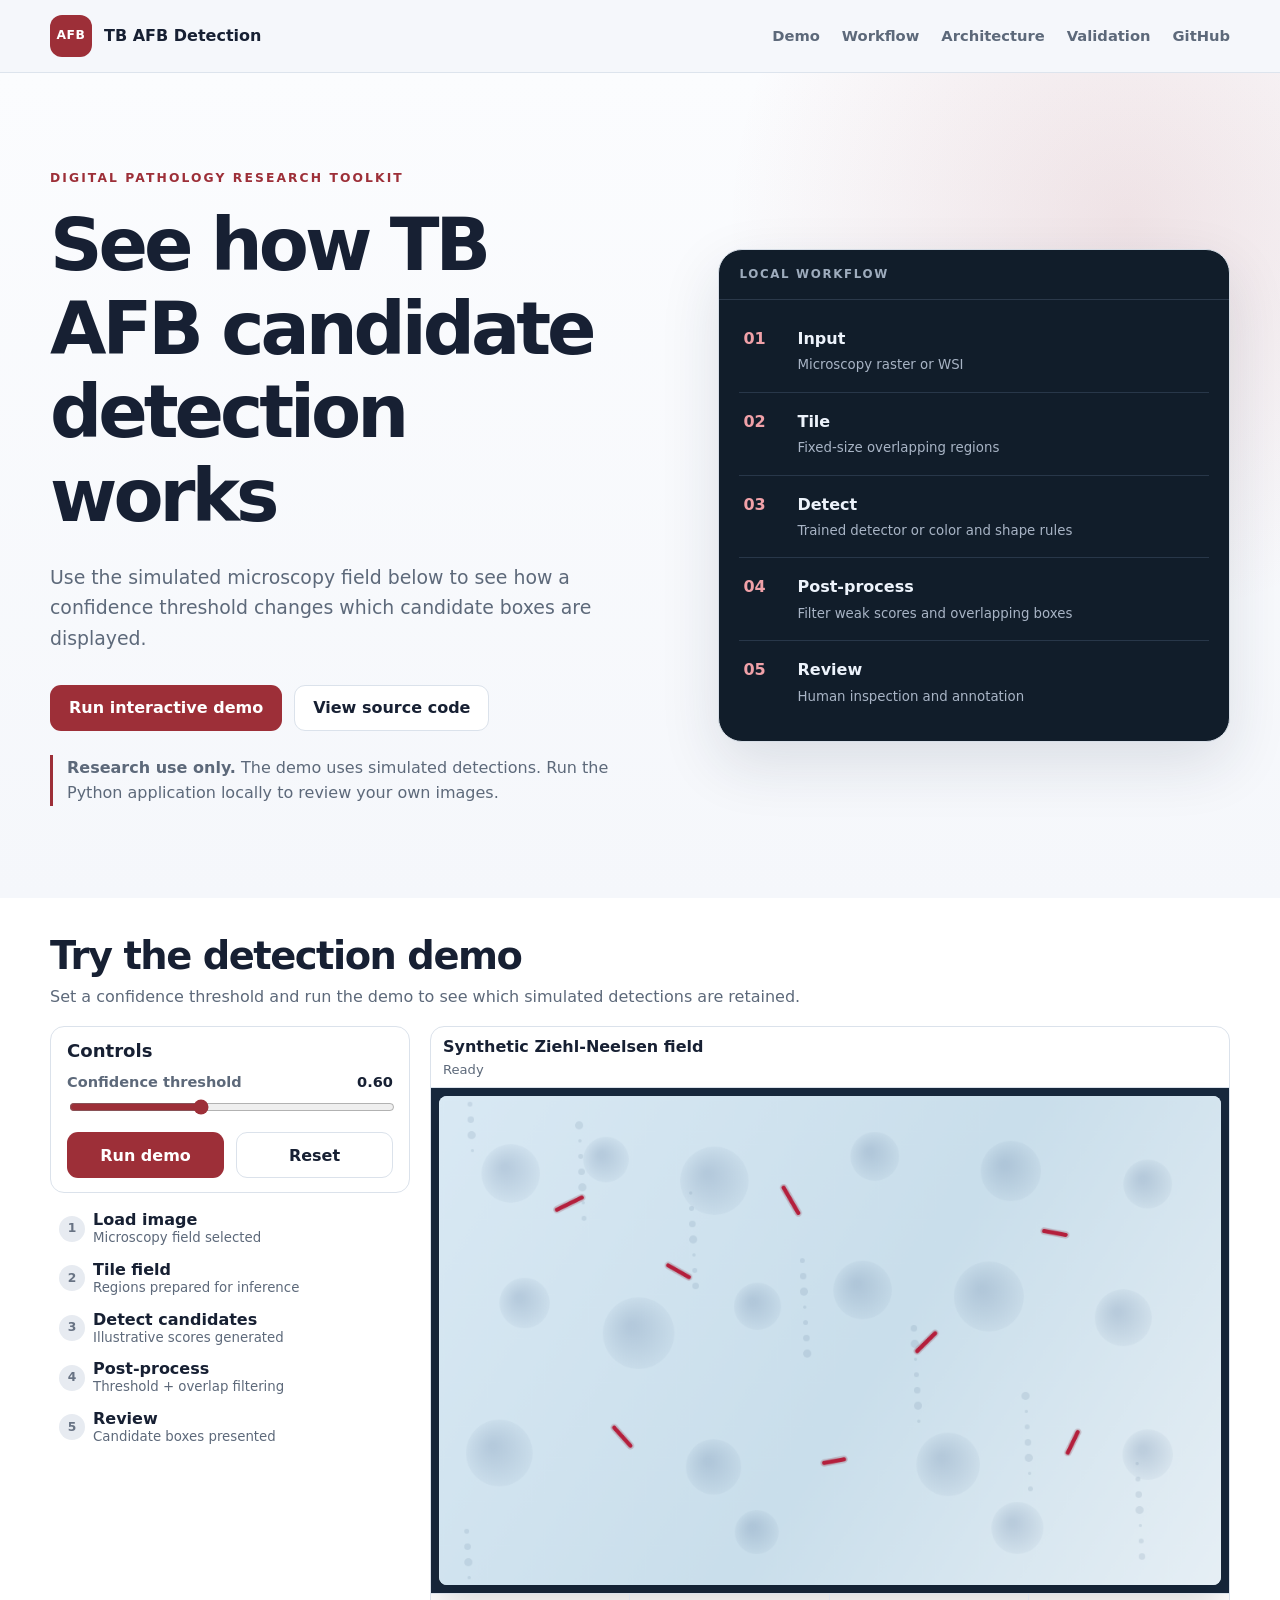
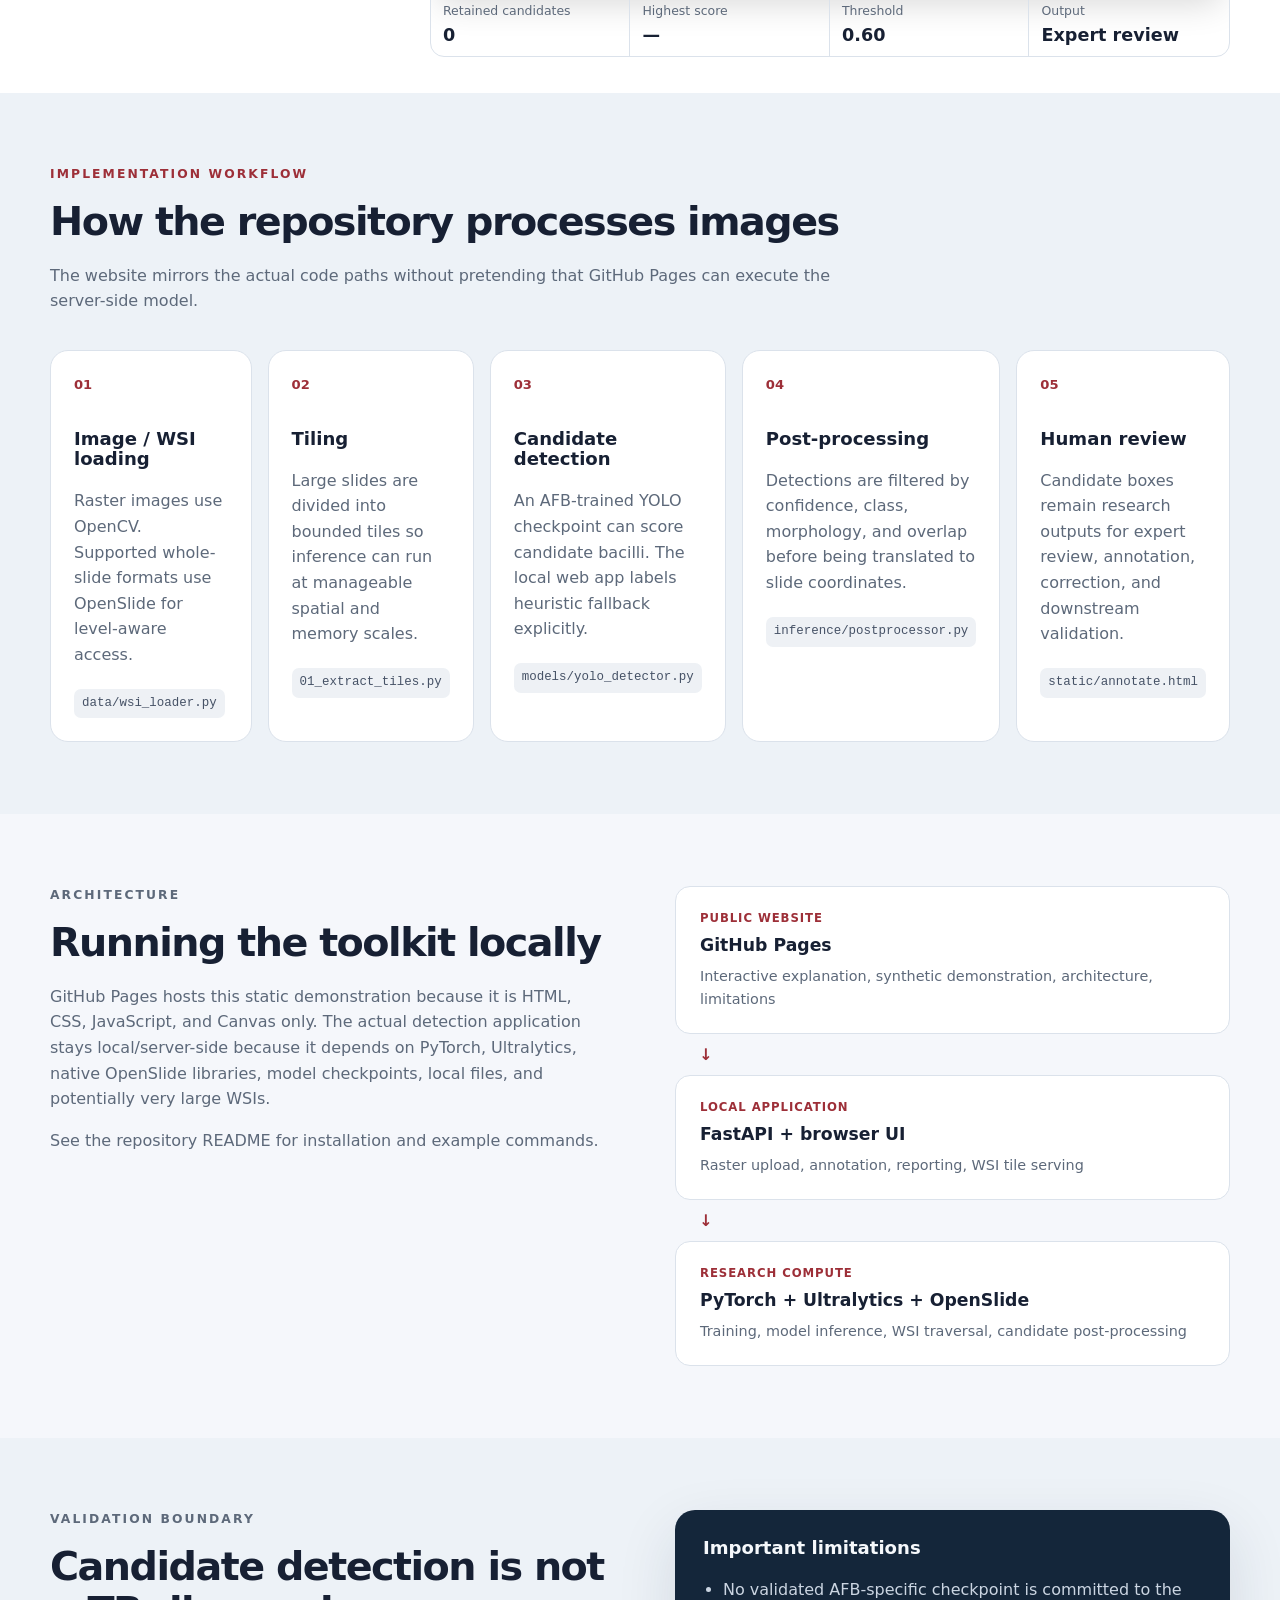
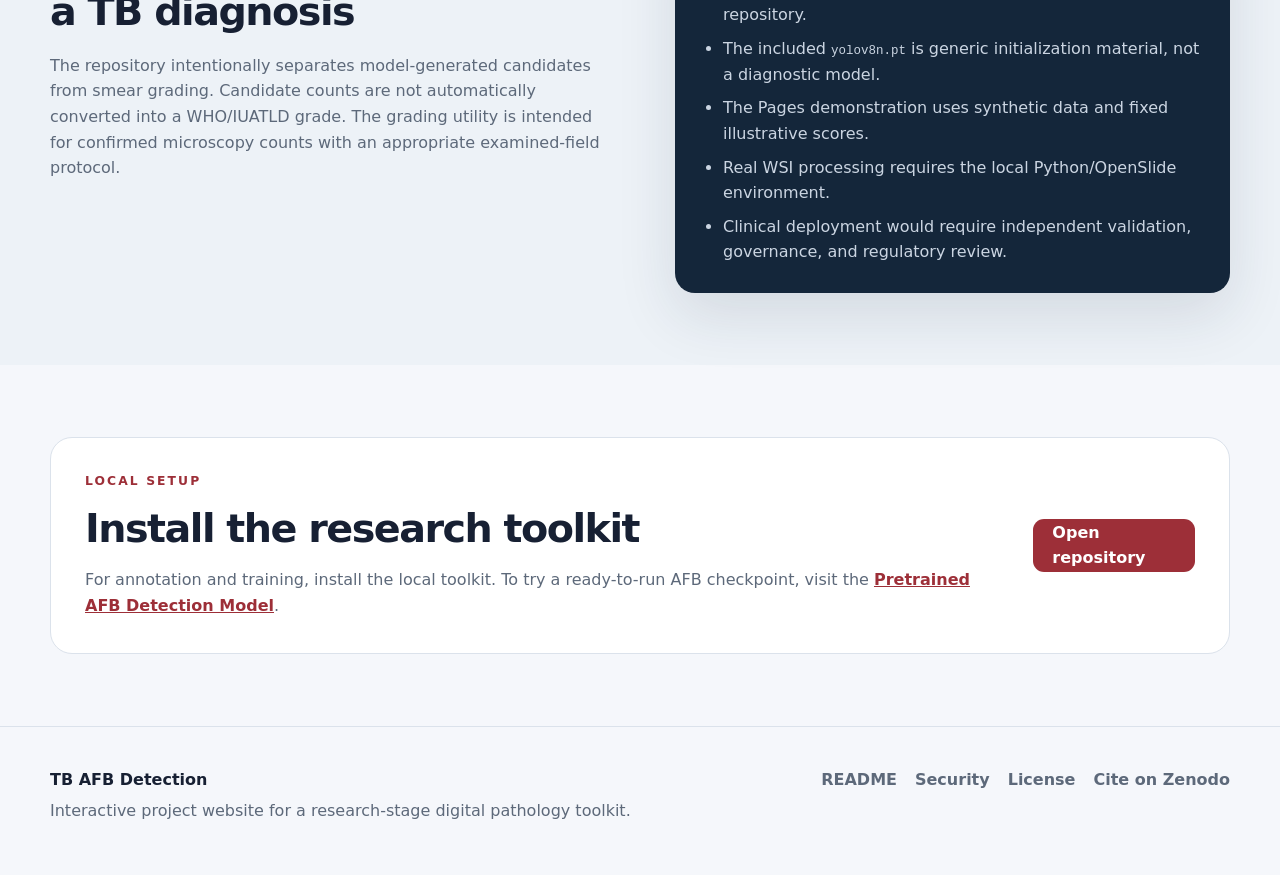
<file: index.html>
<!doctype html>
<html lang="en">
<head>
  <meta charset="utf-8">
  <meta name="viewport" content="width=device-width, initial-scale=1">
  <meta http-equiv="refresh" content="0; url=docs/">
  <title>TB AFB Detection</title>
</head>
<body>
  <p><a href="docs/">Open the TB AFB Detection project website</a></p>
</body>
</html>
</file>
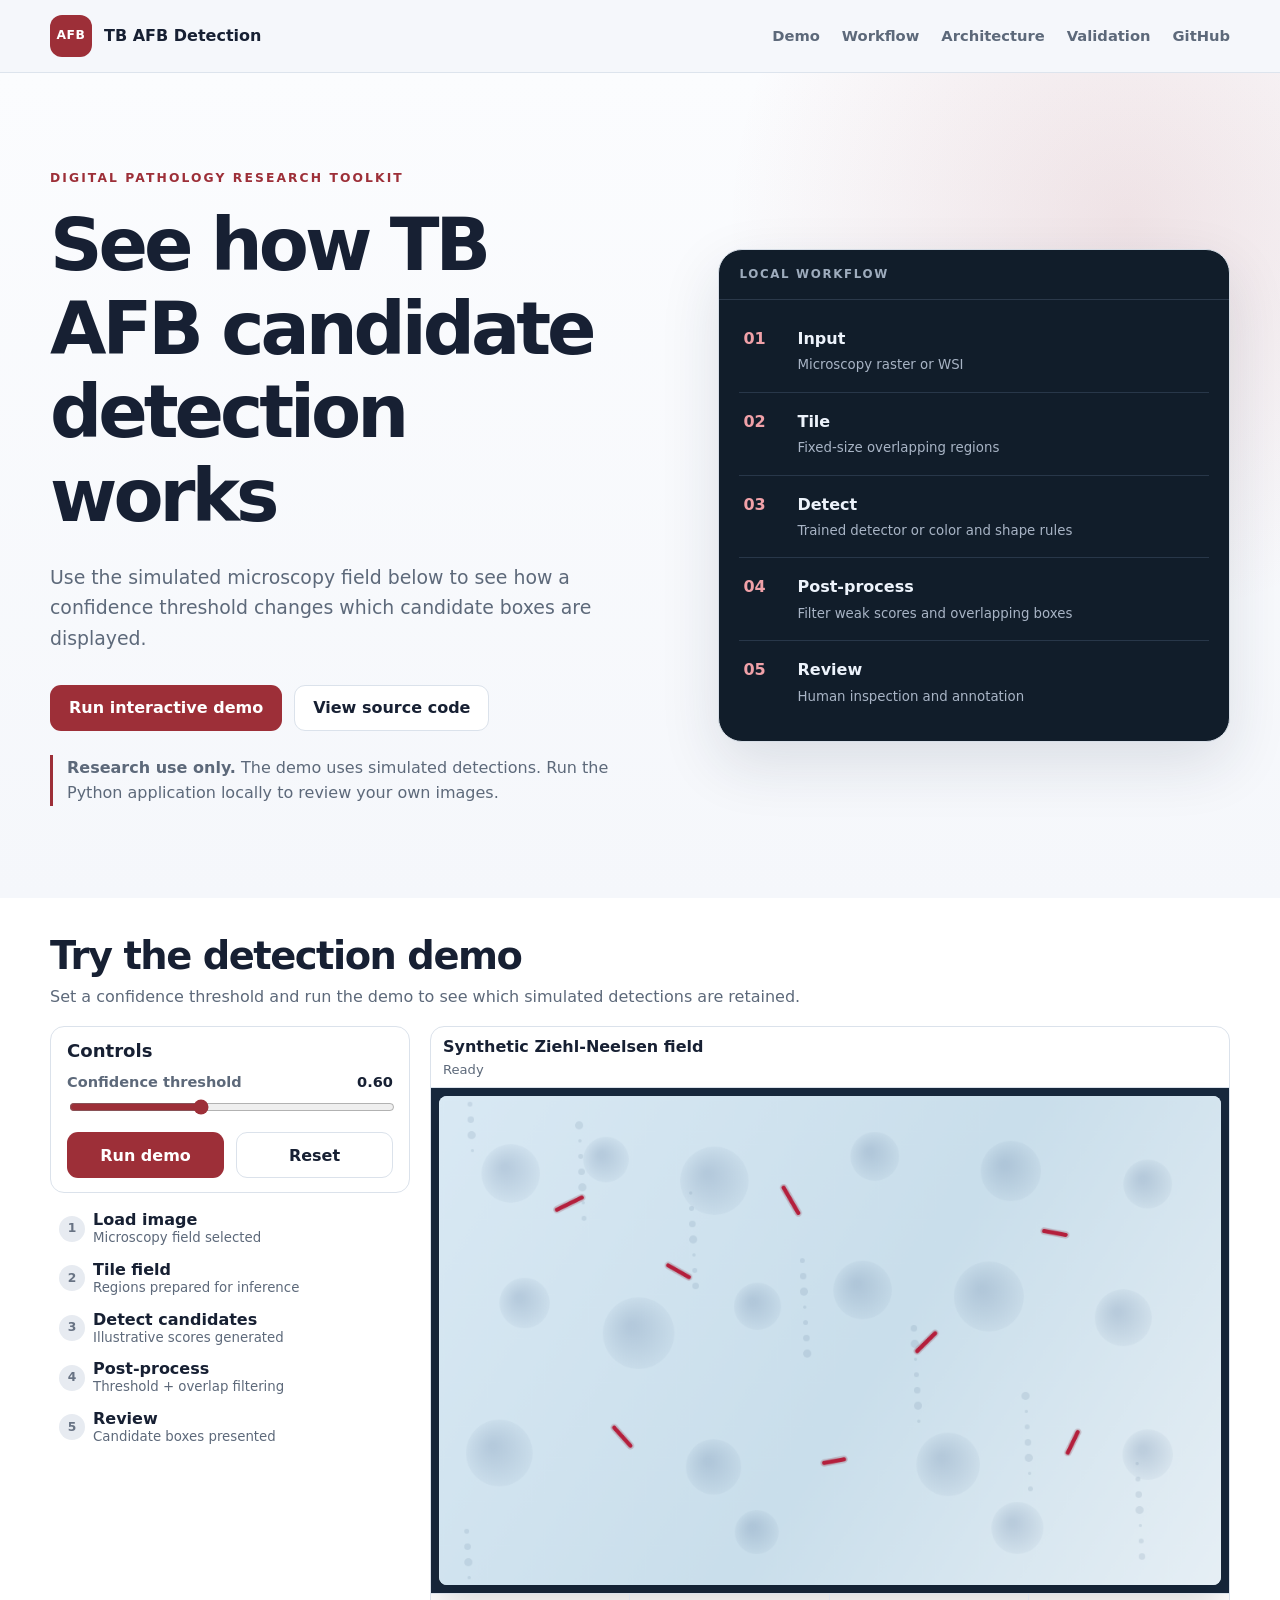
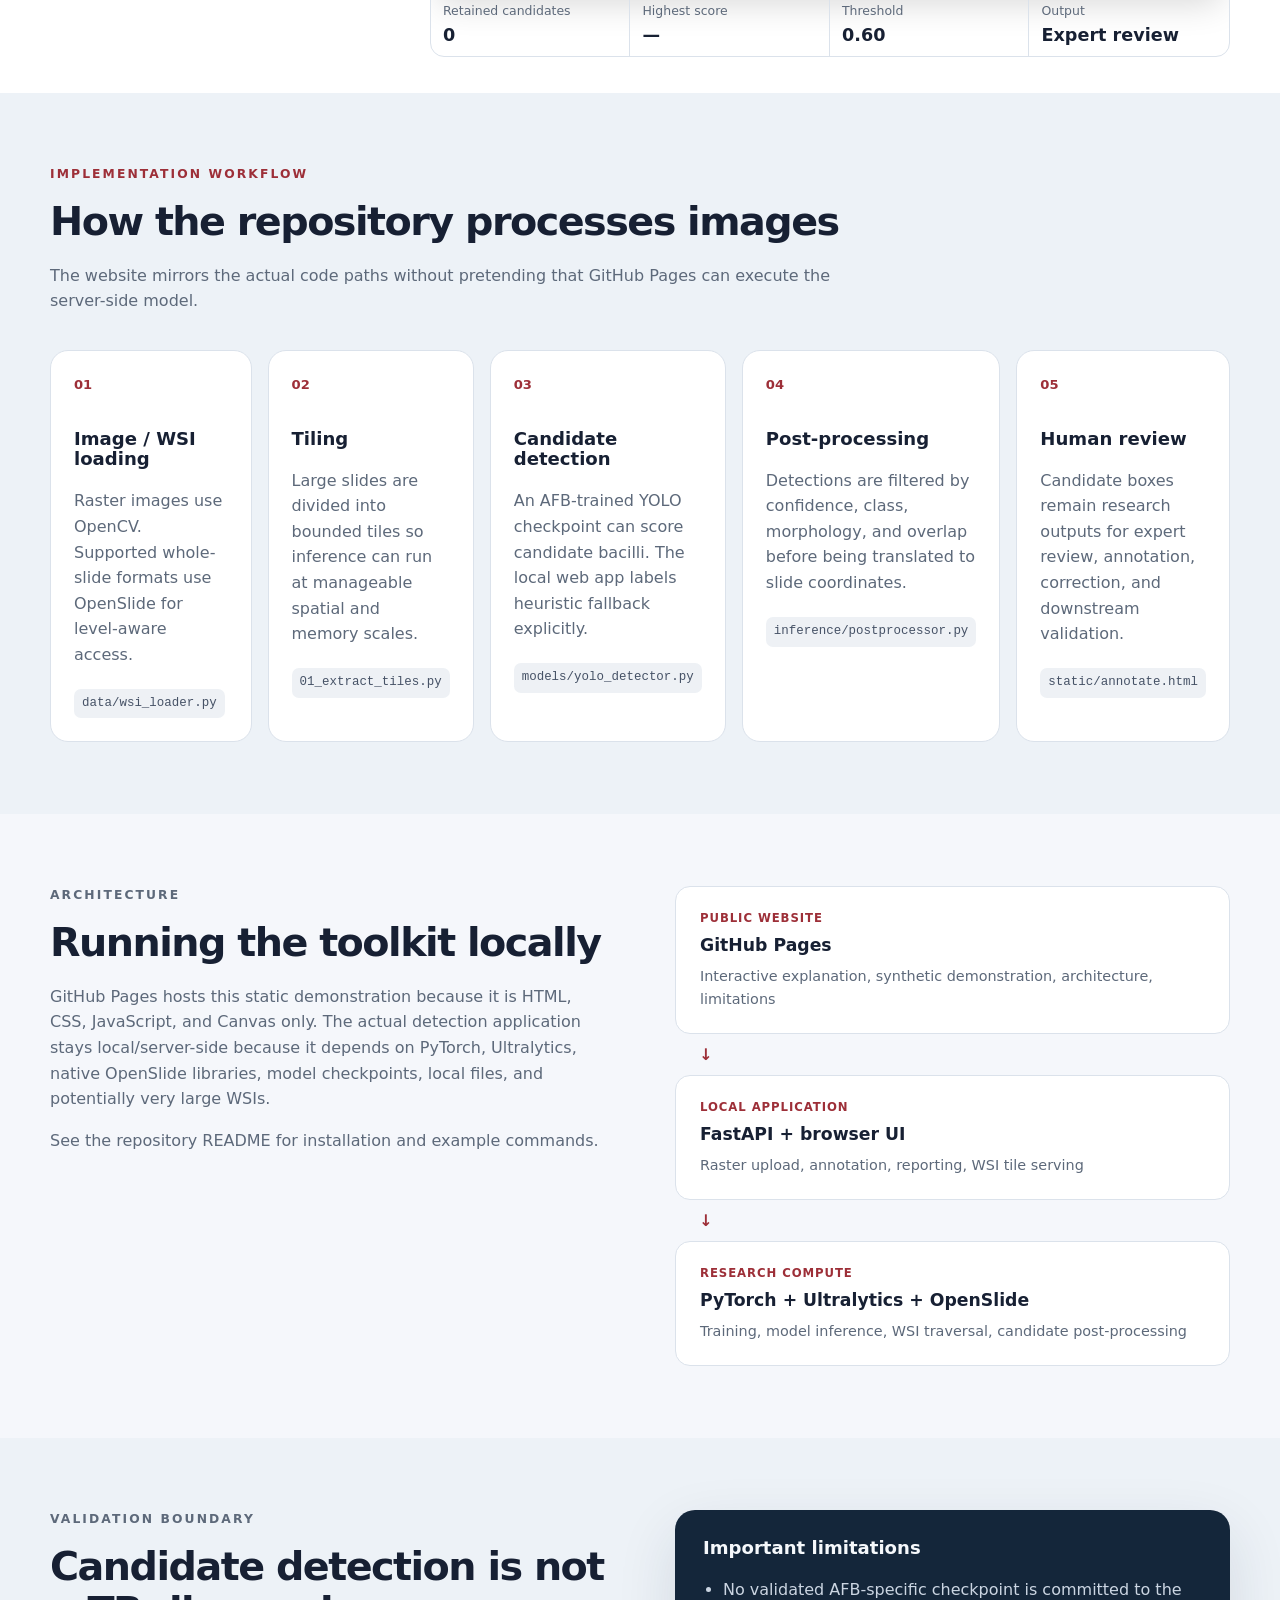
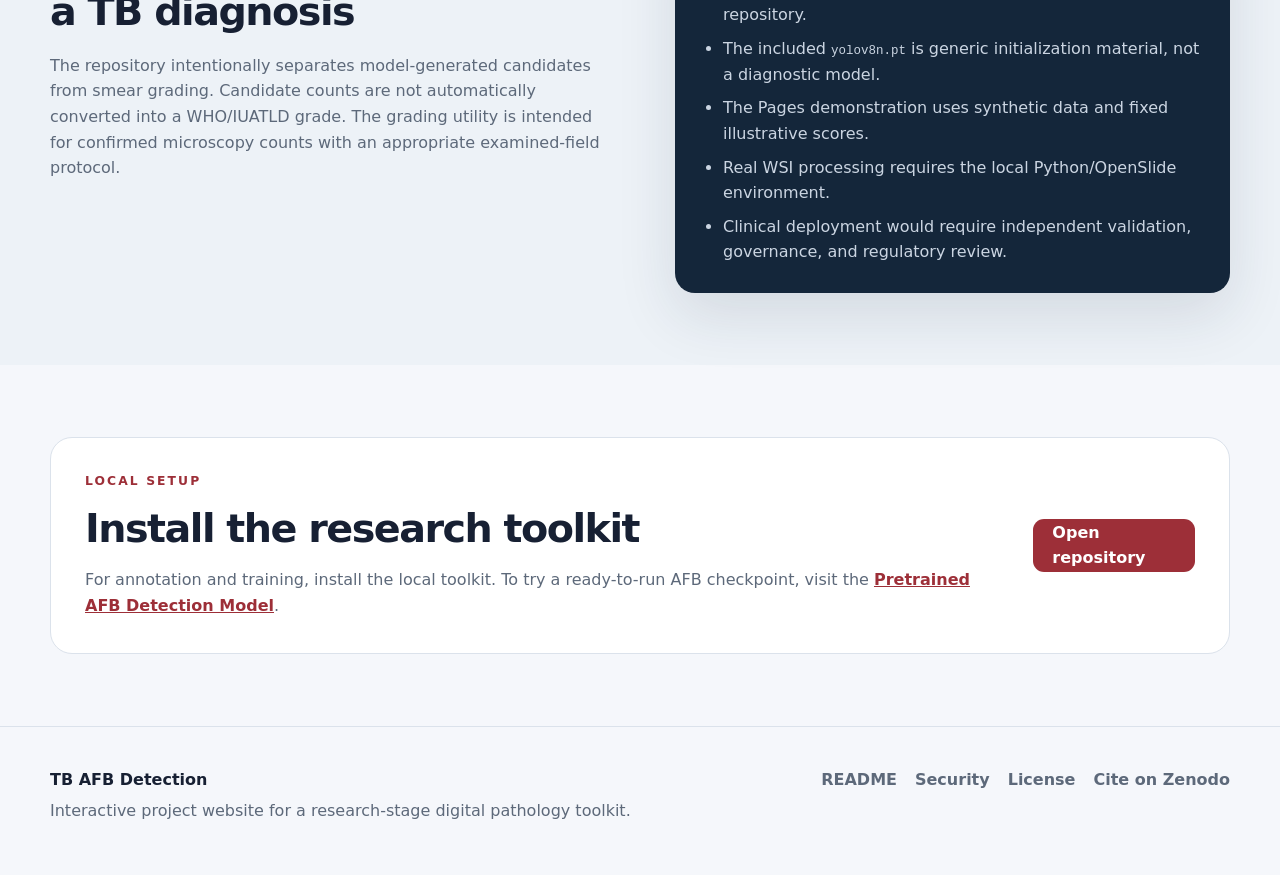
<file: docs/index.html>
<!doctype html>
<html lang="en">
<head>
  <meta charset="utf-8">
  <meta name="viewport" content="width=device-width, initial-scale=1">
  <meta name="description" content="Interactive project website for the TB AFB Detection research toolkit, demonstrating the microscopy and whole-slide candidate-detection workflow.">
  <meta http-equiv="Content-Security-Policy" content="default-src 'self'; script-src 'self'; style-src 'self'; img-src 'self' data: blob:; object-src 'none'; base-uri 'none'; form-action 'none'">
  <title>TB AFB Detection — Interactive Project Demo</title>
  <link rel="stylesheet" href="styles.css?v=3">
</head>
<body>
  <a class="skip-link" href="#main">Skip to content</a>
  <header class="site-header">
    <div class="shell nav">
      <a class="brand" href="./" aria-label="TB AFB Detection home"><span class="brand-mark" aria-hidden="true">AFB</span><span>TB AFB Detection</span></a>
      <nav aria-label="Primary navigation">
        <a href="#demo">Demo</a><a href="#workflow">Workflow</a><a href="#architecture">Architecture</a><a href="#validation">Validation</a><a href="https://github.com/abusuraihsakhri/tb_afb_detection">GitHub</a>
      </nav>
    </div>
  </header>

  <main id="main">
    <section class="hero">
      <div class="shell hero-grid">
        <div>
          <p class="eyebrow">Digital pathology research toolkit</p>
          <h1>See how TB AFB candidate detection works</h1>
          <p class="lede">Use the simulated microscopy field below to see how a confidence threshold changes which candidate boxes are displayed.</p>
          <div class="actions">
            <a class="button primary" href="#demo">Run interactive demo</a>
            <a class="button secondary" href="https://github.com/abusuraihsakhri/tb_afb_detection">View source code</a>
          </div>
          <p class="research-note"><strong>Research use only.</strong> The demo uses simulated detections. Run the Python application locally to review your own images.</p>
        </div>
        <aside class="hero-panel" aria-label="Pipeline summary">
          <div class="panel-label">LOCAL WORKFLOW</div>
          <div class="pipeline">
            <div class="pipeline-step"><span>01</span><div><strong>Input</strong><small>Microscopy raster or WSI</small></div></div>
            <div class="pipeline-step"><span>02</span><div><strong>Tile</strong><small>Fixed-size overlapping regions</small></div></div>
            <div class="pipeline-step"><span>03</span><div><strong>Detect</strong><small>Trained detector or color and shape rules</small></div></div>
            <div class="pipeline-step"><span>04</span><div><strong>Post-process</strong><small>Filter weak scores and overlapping boxes</small></div></div>
            <div class="pipeline-step"><span>05</span><div><strong>Review</strong><small>Human inspection and annotation</small></div></div>
          </div>
        </aside>
      </div>
    </section>

    <section class="section demo-section" id="demo">
      <div class="shell">
        <div class="section-heading">
          <h2>Try the detection demo</h2>
          <p>Set a confidence threshold and run the demo to see which simulated detections are retained.</p>
        </div>
        <div class="demo-layout">
          <section class="demo-controls" aria-label="Demo controls">
            <h3>Controls</h3>
            <label class="slider-label" for="threshold">Confidence threshold <output id="threshold-value" for="threshold">0.60</output></label>
            <input id="threshold" type="range" min="0.40" max="0.90" step="0.05" value="0.60">
            <div class="button-row">
              <button class="button primary" id="run-demo" type="button">Run demo</button>
              <button class="button secondary" id="reset-demo" type="button">Reset</button>
            </div>
          </section>

          <section class="demo-visual" aria-label="Synthetic microscopy demonstration">
            <div class="viewer-bar"><div><strong>Synthetic Ziehl-Neelsen field</strong><span id="demo-status" role="status">Ready</span></div></div>
            <div class="canvas-wrap"><canvas id="demo-canvas" width="960" height="600" aria-label="Synthetic microscopy field with illustrative AFB candidate boxes"></canvas></div>
            <div class="demo-metrics" aria-live="polite">
              <article><span>Retained candidates</span><strong id="candidate-count">0</strong></article>
              <article><span>Highest score</span><strong id="highest-score">—</strong></article>
              <article><span>Threshold</span><strong id="metric-threshold">0.60</strong></article>
              <article><span>Output</span><strong>Expert review</strong></article>
            </div>
          </section>
          <div class="stage-list" aria-label="Pipeline stages">
            <div class="stage" data-stage="input"><span>1</span><div><strong>Load image</strong><small>Microscopy field selected</small></div></div>
            <div class="stage" data-stage="tile"><span>2</span><div><strong>Tile field</strong><small>Regions prepared for inference</small></div></div>
            <div class="stage" data-stage="detect"><span>3</span><div><strong>Detect candidates</strong><small>Illustrative scores generated</small></div></div>
            <div class="stage" data-stage="post"><span>4</span><div><strong>Post-process</strong><small>Threshold + overlap filtering</small></div></div>
            <div class="stage" data-stage="review"><span>5</span><div><strong>Review</strong><small>Candidate boxes presented</small></div></div>
          </div>
        </div>
      </div>
    </section>

    <section class="section muted" id="workflow">
      <div class="shell">
        <div class="section-heading"><p class="eyebrow">Implementation workflow</p><h2>How the repository processes images</h2><p>The website mirrors the actual code paths without pretending that GitHub Pages can execute the server-side model.</p></div>
        <div class="cards five">
          <article class="card"><span class="card-index">01</span><h3>Image / WSI loading</h3><p>Raster images use OpenCV. Supported whole-slide formats use OpenSlide for level-aware access.</p><code>data/wsi_loader.py</code></article>
          <article class="card"><span class="card-index">02</span><h3>Tiling</h3><p>Large slides are divided into bounded tiles so inference can run at manageable spatial and memory scales.</p><code>01_extract_tiles.py</code></article>
          <article class="card"><span class="card-index">03</span><h3>Candidate detection</h3><p>An AFB-trained YOLO checkpoint can score candidate bacilli. The local web app labels heuristic fallback explicitly.</p><code>models/yolo_detector.py</code></article>
          <article class="card"><span class="card-index">04</span><h3>Post-processing</h3><p>Detections are filtered by confidence, class, morphology, and overlap before being translated to slide coordinates.</p><code>inference/postprocessor.py</code></article>
          <article class="card"><span class="card-index">05</span><h3>Human review</h3><p>Candidate boxes remain research outputs for expert review, annotation, correction, and downstream validation.</p><code>static/annotate.html</code></article>
        </div>
      </div>
    </section>

    <section class="section" id="architecture">
      <div class="shell split">
        <div><p class="eyebrow">Architecture</p><h2>Running the toolkit locally</h2><p>GitHub Pages hosts this static demonstration because it is HTML, CSS, JavaScript, and Canvas only. The actual detection application stays local/server-side because it depends on PyTorch, Ultralytics, native OpenSlide libraries, model checkpoints, local files, and potentially very large WSIs.</p><p>See the repository README for installation and example commands.</p></div>
        <div class="architecture-stack">
          <div class="architecture-item"><span>Public website</span><strong>GitHub Pages</strong><small>Interactive explanation, synthetic demonstration, architecture, limitations</small></div><div class="connector">↓</div>
          <div class="architecture-item"><span>Local application</span><strong>FastAPI + browser UI</strong><small>Raster upload, annotation, reporting, WSI tile serving</small></div><div class="connector">↓</div>
          <div class="architecture-item"><span>Research compute</span><strong>PyTorch + Ultralytics + OpenSlide</strong><small>Training, model inference, WSI traversal, candidate post-processing</small></div>
        </div>
      </div>
    </section>

    <section class="section muted" id="validation">
      <div class="shell validation-grid">
        <div><p class="eyebrow">Validation boundary</p><h2>Candidate detection is not a TB diagnosis</h2><p>The repository intentionally separates model-generated candidates from smear grading. Candidate counts are not automatically converted into a WHO/IUATLD grade. The grading utility is intended for confirmed microscopy counts with an appropriate examined-field protocol.</p></div>
        <aside class="notice-card"><h3>Important limitations</h3><ul><li>No validated AFB-specific checkpoint is committed to the repository.</li><li>The included <code>yolov8n.pt</code> is generic initialization material, not a diagnostic model.</li><li>The Pages demonstration uses synthetic data and fixed illustrative scores.</li><li>Real WSI processing requires the local Python/OpenSlide environment.</li><li>Clinical deployment would require independent validation, governance, and regulatory review.</li></ul></aside>
      </div>
    </section>

    <section class="section"><div class="shell callout"><div><p class="eyebrow">Local setup</p><h2>Install the research toolkit</h2><p>For annotation and training, install the local toolkit. To try a ready-to-run AFB checkpoint, visit the <a class="companion-link" href="https://abusuraihsakhri.github.io/pretrained-tb-afb-detection-model/">Pretrained AFB Detection Model</a>.</p></div><a class="button primary" href="https://github.com/abusuraihsakhri/tb_afb_detection">Open repository</a></div></section>
  </main>

  <footer><div class="shell footer-grid"><div><strong>TB AFB Detection</strong><p>Interactive project website for a research-stage digital pathology toolkit.</p></div><div><a href="https://github.com/abusuraihsakhri/tb_afb_detection/blob/main/README.md">README</a><a href="https://github.com/abusuraihsakhri/tb_afb_detection/blob/main/SECURITY.md">Security</a><a href="https://github.com/abusuraihsakhri/tb_afb_detection/blob/main/LICENSE">License</a><a href="https://doi.org/10.5281/zenodo.24565627">Cite on Zenodo</a></div></div></footer>
  <script src="demo.js"></script>
</body>
</html>
</file>
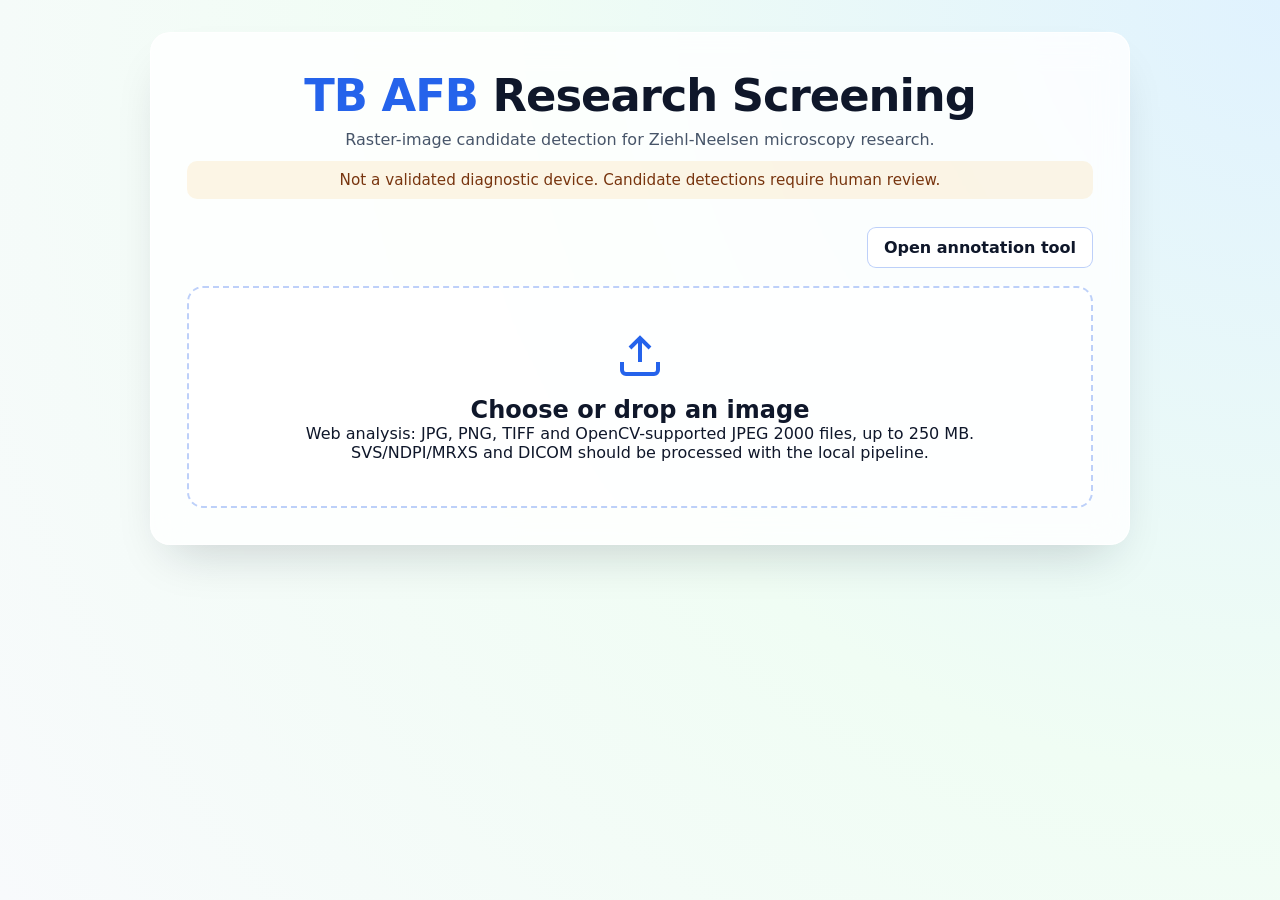
<file: 05_DEPLOYMENT/api/static/index.html>
<!DOCTYPE html>
<html lang="en">
<head>
  <meta charset="UTF-8">
  <meta name="viewport" content="width=device-width, initial-scale=1.0">
  <meta http-equiv="Content-Security-Policy" content="default-src 'self'; script-src 'self'; style-src 'self' 'unsafe-inline'; img-src 'self' data: blob:; connect-src 'self'; object-src 'none'; base-uri 'none'; form-action 'self'">
  <title>TB AFB Research Screening</title>
  <link rel="stylesheet" href="style.css">
  <link rel="stylesheet" href="ui.css">
</head>
<body>
  <div class="app-container glassmorphism">
    <header>
      <h1><span class="highlight">TB AFB</span> Research Screening</h1>
      <p>Raster-image candidate detection for Ziehl-Neelsen microscopy research.</p>
      <p class="notice">Not a validated diagnostic device. Candidate detections require human review.</p>
    </header>

    <main>
      <div class="toolbar">
        <a class="glass-btn" href="annotate.html">Open annotation tool</a>
      </div>

      <div class="upload-zone" id="drop-zone" role="button" tabindex="0" aria-label="Choose a microscopy image">
        <div class="icon-container" aria-hidden="true">
          <svg viewBox="0 0 24 24" width="48" height="48" fill="none" stroke="currentColor" stroke-width="2">
            <path d="M21 15v4a2 2 0 0 1-2 2H5a2 2 0 0 1-2-2v-4M17 8l-5-5-5 5M12 3v12"></path>
          </svg>
        </div>
        <h2>Choose or drop an image</h2>
        <p>Web analysis: JPG, PNG, TIFF and OpenCV-supported JPEG 2000 files, up to 250 MB.</p>
        <p>SVS/NDPI/MRXS and DICOM should be processed with the local pipeline.</p>
        <input type="file" id="file-input" accept=".jpg,.jpeg,.png,.tif,.tiff,.jp2,.j2k,.jpf,.jpx" hidden>
      </div>

      <div class="status-indicator" id="status-bar" style="display:none" aria-live="polite">
        <div class="loader" aria-hidden="true"></div>
        <span id="status-text">Processing...</span>
      </div>

      <section class="results-dashboard" id="results-panel" style="display:none" aria-live="polite">
        <div class="dashboard-header">
          <h2>Screening summary</h2>
          <span class="badge" id="smear-grade">Smear grade: Not calculated</span>
        </div>

        <div class="report-controls">
          <label for="pathologist-name">Reviewer</label>
          <input type="text" id="pathologist-name" maxlength="120" placeholder="Optional reviewer name">
          <button id="download-btn" type="button">Download research PDF</button>
        </div>

        <div class="hardware-status" id="hw-status">
          <span>Hardware: resolving...</span>
          <span id="analysis-mode">Mode: resolving...</span>
        </div>

        <div class="preview-container">
          <canvas id="slide-canvas" aria-label="Image preview with detected bounding boxes"></canvas>
        </div>

        <div class="metrics-grid">
          <div class="metric-card">
            <h3>AFB candidates</h3>
            <span class="value" id="count-afb">0</span>
          </div>
          <div class="metric-card">
            <h3>Other detections</h3>
            <span class="value" id="count-other">0</span>
          </div>
          <div class="metric-card">
            <h3>Model/heuristic score</h3>
            <span class="value" id="score-range">--</span>
          </div>
        </div>
      </section>
    </main>
  </div>
  <script src="app.js"></script>
</body>
</html>
</file>
<file: docs/styles.css>
:root {
  --bg:#f5f7fb;
  --surface:#fff;
  --surface-alt:#edf2f7;
  --text:#172033;
  --muted:#5d697a;
  --line:#dbe2eb;
  --accent:#9d2f38;
  --accent-dark:#74232a;
  --navy:#14263a;
  --green:#1e7a55;
  --radius:18px;
  --shadow:0 22px 60px rgba(26,41,62,.12)
}

* {
  box-sizing:border-box
}

html {
  scroll-behavior:smooth;
  scroll-padding-top:73px
}

body {
  margin:0;
  font-family:Inter,ui-sans-serif,system-ui,-apple-system,BlinkMacSystemFont,"Segoe UI",sans-serif;
  color:var(--text);
  background:var(--bg);
  line-height:1.6
}

a {
  color:inherit
}

button,input {
  font:inherit
}

.shell {
  width:min(1180px,calc(100% - 40px));
  margin:0 auto
}

.skip-link {
  position:absolute;
  left:-9999px;
  top:8px;
  padding:10px 14px;
  background:var(--navy);
  color:#fff;
  border-radius:8px;
  z-index:100
}

.skip-link:focus {
  left:12px
}

.site-header {
  position:sticky;
  top:0;
  z-index:20;
  border-bottom:1px solid rgba(219,226,235,.9);
  background:rgba(245,247,251,.94);
  backdrop-filter:blur(14px)
}

.nav {
  min-height:72px;
  display:flex;
  align-items:center;
  justify-content:space-between;
  gap:28px
}

.brand {
  display:flex;
  gap:12px;
  align-items:center;
  text-decoration:none;
  font-weight:780
}

.brand-mark {
  display:grid;
  place-items:center;
  width:42px;
  height:42px;
  border-radius:12px;
  background:var(--accent);
  color:#fff;
  font-size:.77rem;
  letter-spacing:.05em
}

nav {
  display:flex;
  gap:22px;
  align-items:center
}

nav a {
  text-decoration:none;
  color:var(--muted);
  font-size:.92rem;
  font-weight:650
}

nav a:hover,nav a:focus-visible {
  color:var(--accent)
}

.hero {
  padding:96px 0 76px;
  background:radial-gradient(circle at 88% 18%,rgba(157,47,56,.12),transparent 25rem),linear-gradient(180deg,#fbfcfe,var(--bg))
}

.hero-grid {
  display:grid;
  grid-template-columns:1.08fr .92fr;
  align-items:center;
  gap:68px
}

.eyebrow {
  margin:0 0 14px;
  font-size:.77rem;
  text-transform:uppercase;
  letter-spacing:.17em;
  font-weight:850;
  color:var(--accent)
}

h1,h2,h3 {
  line-height:1.15;
  margin-top:0
}

h1 {
  max-width:760px;
  margin-bottom:24px;
  font-size:clamp(2.75rem,5.7vw,5.35rem);
  letter-spacing:-.055em
}

h2 {
  font-size:clamp(2rem,3.1vw,3.15rem);
  letter-spacing:-.038em;
  margin-bottom:18px
}

h3 {
  font-size:1.13rem
}

.lede {
  max-width:710px;
  color:var(--muted);
  font-size:1.18rem
}

.actions,.button-row {
  display:flex;
  gap:12px;
  flex-wrap:wrap
}

.actions {
  margin:32px 0 24px
}

.button {
  min-height:46px;
  display:inline-flex;
  justify-content:center;
  align-items:center;
  padding:0 18px;
  border-radius:11px;
  border:1px solid transparent;
  text-decoration:none;
  font-weight:760;
  cursor:pointer;
  transition:transform .18s ease,background .18s ease,border-color .18s ease
}

.button:hover {
  transform:translateY(-1px)
}

.button:focus-visible,input:focus-visible,a:focus-visible {
  outline:3px solid rgba(157,47,56,.25);
  outline-offset:3px
}

.primary {
  background:var(--accent);
  color:#fff
}

.primary:hover {
  background:var(--accent-dark)
}

.secondary {
  background:var(--surface);
  border-color:var(--line);
  color:var(--text)
}

.research-note {
  max-width:700px;
  padding-left:14px;
  border-left:3px solid var(--accent);
  color:var(--muted)
}

.hero-panel {
  overflow:hidden;
  border:1px solid #d6dde6;
  border-radius:24px;
  background:#111d2a;
  box-shadow:var(--shadow);
  color:#edf3fb
}

.panel-label {
  padding:15px 20px;
  border-bottom:1px solid #2b394a;
  color:#9eacbd;
  font-size:.74rem;
  font-weight:800;
  letter-spacing:.14em
}

.pipeline {
  padding:10px 20px 18px
}

.pipeline-step {
  display:grid;
  grid-template-columns:40px 1fr;
  align-items:start;
  gap:14px;
  padding:16px 4px;
  border-bottom:1px solid #283749
}

.pipeline-step:last-child {
  border-bottom:0
}

.pipeline-step>span {
  color:#f0a1a8;
  font-weight:850;
  font-variant-numeric:tabular-nums
}

.pipeline-step strong,.pipeline-step small {
  display:block
}

.pipeline-step small {
  margin-top:3px;
  color:#a8b4c5
}

.section {
  padding:clamp(32px,8vh,84px) 0
}

.muted {
  background:var(--surface-alt)
}

.section-heading {
  max-width:800px;
  margin-bottom:36px
}

.section-heading>p:last-child,.split p,.validation-grid p {
  color:var(--muted)
}

.demo-section {
  padding:clamp(18px,4vh,36px) 0;
  background:#fff
}

.demo-section .section-heading {
  margin-bottom:16px
}

.demo-section h2 {
  font-size:clamp(1.8rem,3vw,2.5rem);
  margin-bottom:6px
}

.demo-section .section-heading p {
  margin:0
}

.demo-layout {
  display:grid;
  grid-template-columns:minmax(230px,.72fr) minmax(0,1.6fr);
  grid-template-rows:auto 1fr;
  grid-template-areas:"controls visual" "stages visual";
  gap:12px 20px;
  align-items:start
}

.demo-controls,.demo-visual {
  border:1px solid var(--line);
  border-radius:14px;
  background:var(--surface)
}

.demo-controls {
  grid-area:controls;
  padding:14px 16px
}

.demo-controls h3 {
  margin-bottom:8px
}

.slider-label {
  display:flex;
  justify-content:space-between;
  gap:20px;
  margin:0 0 4px;
  color:var(--muted);
  font-size:.91rem;
  font-weight:700
}

.slider-label output {
  color:var(--text);
  font-variant-numeric:tabular-nums
}

#threshold {
  width:100%;
  accent-color:var(--accent)
}

.button-row {
  margin:10px 0 0
}

.button-row .button {
  flex:1
}

.stage-list {
  grid-area:stages;
  display:grid;
  gap:3px
}

.stage {
  display:grid;
  grid-template-columns:26px 1fr;
  gap:8px;
  align-items:center;
  padding:4px 8px;
  line-height:1.25;
  border:1px solid transparent;
  border-radius:6px;
  transition:.18s ease
}

.stage>span {
  display:grid;
  place-items:center;
  width:26px;
  height:26px;
  border-radius:50%;
  background:#e7ebf1;
  color:#687384;
  font-size:.77rem;
  font-weight:850
}

.stage strong,.stage small {
  display:block
}

.stage small {
  color:var(--muted)
}

.stage.active {
  border-color:rgba(157,47,56,.45);
  background:#fff7f7
}

.stage.active>span {
  background:var(--accent);
  color:#fff
}

.stage.done {
  border-color:rgba(30,122,85,.28);
  background:#f3fbf7
}

.stage.done>span {
  background:var(--green);
  color:#fff
}

.demo-visual {
  grid-area:visual;
  overflow:hidden
}

.viewer-bar {
  min-height:54px;
  display:flex;
  justify-content:space-between;
  gap:20px;
  align-items:center;
  padding:7px 12px;
  border-bottom:1px solid var(--line)
}

.viewer-bar strong,.viewer-bar span {
  display:block
}

.viewer-bar>div>span {
  color:var(--muted);
  font-size:.82rem
}

.canvas-wrap {
  padding:8px;
  background:#17283d
}

#demo-canvas {
  display:block;
  width:100%;
  height:auto;
  margin-inline:auto;
  border-radius:8px;
  background:#dbe8f1;
  box-shadow:0 18px 35px rgba(0,0,0,.16)
}

.demo-metrics {
  display:grid;
  grid-template-columns:repeat(4,1fr);
  border-top:1px solid var(--line)
}

.demo-metrics article {
  min-height:58px;
  padding:7px 12px;
  border-right:1px solid var(--line)
}

.demo-metrics article:last-child {
  border-right:0
}

.demo-metrics span,.demo-metrics strong {
  display:block
}

.demo-metrics span {
  color:var(--muted);
  font-size:.78rem
}

.demo-metrics strong {
  font-size:1.1rem
}

.cards {
  display:grid;
  gap:16px
}

.cards.five {
  grid-template-columns:repeat(5,1fr)
}

.card {
  min-height:260px;
  padding:23px;
  border:1px solid var(--line);
  border-radius:var(--radius);
  background:var(--surface)
}

.card-index {
  display:block;
  margin-bottom:34px;
  color:var(--accent);
  font-size:.82rem;
  font-weight:850
}

.card p {
  color:var(--muted)
}

.card code,.notice-card code {
  font-family:ui-monospace,SFMono-Regular,Menlo,Consolas,monospace;
  font-size:.78rem
}

.card code {
  display:inline-block;
  margin-top:5px;
  padding:5px 8px;
  border-radius:7px;
  background:#eef1f5;
  color:#465266
}

.split,.validation-grid {
  display:grid;
  grid-template-columns:1fr 1fr;
  gap:70px;
  align-items:start
}

.architecture-stack {
  display:grid;
  gap:8px
}

.architecture-item {
  padding:22px 24px;
  border:1px solid var(--line);
  border-radius:15px;
  background:var(--surface)
}

.architecture-item span,.architecture-item strong,.architecture-item small {
  display:block
}

.architecture-item span {
  color:var(--accent);
  font-size:.73rem;
  font-weight:850;
  letter-spacing:.08em;
  text-transform:uppercase
}

.architecture-item strong {
  margin-top:4px;
  font-size:1.08rem
}

.architecture-item small {
  margin-top:5px;
  color:var(--muted);
  font-size:.9rem
}

.connector {
  padding-left:24px;
  color:var(--accent);
  font-weight:900
}

.notice-card {
  padding:28px;
  border-radius:20px;
  background:var(--navy);
  color:#f5f8fb;
  box-shadow:var(--shadow)
}

.notice-card ul {
  padding-left:20px;
  margin-bottom:0;
  color:#cbd5e2
}

.notice-card li+li {
  margin-top:8px
}

.callout {
  display:flex;
  justify-content:space-between;
  gap:30px;
  align-items:center;
  padding:34px;
  border:1px solid var(--line);
  border-radius:22px;
  background:var(--surface)
}

.callout h2 {
  margin-bottom:10px
}

.companion-link {
  color:var(--accent);
  font-weight:700
}

.callout p:last-child {
  margin-bottom:0;
  color:var(--muted)
}

footer {
  padding:40px 0 52px;
  border-top:1px solid var(--line);
  color:var(--muted)
}

.footer-grid {
  display:flex;
  justify-content:space-between;
  gap:30px
}

.footer-grid strong {
  color:var(--text)
}

.footer-grid p {
  margin:6px 0 0
}

.footer-grid>div:last-child {
  display:flex;
  gap:18px;
  align-items:flex-start
}

.footer-grid a {
  text-decoration:none;
  font-weight:650
}

@media(max-width:1080px) {
  .cards.five {
  grid-template-columns:repeat(2,1fr)
}

.cards.five .card:last-child {
  grid-column:1/-1;
  min-height:auto
}

}

@media(min-width:901px) {
  #demo-canvas {
    /* The 960 by 600 field keeps its aspect ratio as window height changes. */
    max-width:max(320px,calc(160dvh - 550px))
  }
}

@media(max-width:900px) {
  .hero-grid,.split,.validation-grid {
  grid-template-columns:1fr;
  gap:42px
}

html {
  scroll-padding-top:12px
}

.site-header {
  position:static
}

.nav {
  flex-wrap:wrap;
  gap:6px 18px;
  padding-block:8px
}

nav {
  flex-wrap:wrap;
  gap:4px 14px
}

.demo-layout {
  grid-template-columns:minmax(0,1fr);
  grid-template-rows:auto;
  grid-template-areas:"controls" "visual" "stages";
  gap:12px
}

.demo-metrics {
  grid-template-columns:repeat(2,1fr)
}

.demo-metrics article:nth-child(2) {
  border-right:0
}

.demo-metrics article:nth-child(-n+2) {
  border-bottom:1px solid var(--line)
}

}

@media(max-width:620px) {
  .shell {
  width:min(100% - 28px,1180px)
}

.hero {
  padding-top:66px
}

h1 {
  font-size:clamp(2.5rem,15vw,4rem)
}

.cards.five {
  grid-template-columns:1fr
}

.cards.five .card:last-child {
  grid-column:auto
}

.callout,.footer-grid {
  align-items:stretch;
  flex-direction:column
}

.footer-grid>div:last-child {
  flex-wrap:wrap
}

}

@media(prefers-reduced-motion:reduce) {
  html {
    scroll-behavior:auto
  }

  .button,.stage {
    transition:none
  }

  .button:hover {
    transform:none
  }
}
</file>
<file: 05_DEPLOYMENT/api/static/style.css>
:root {
    --bg-dark: #f0fdf4;
    --primary-bluish: #e2e8f0;
    --accent-vibrant: #2563eb;
    --text-main: #0f172a;
    --text-muted: #475569;
    --card-bg: rgba(255, 255, 255, 0.82);
    --border-color: rgba(37, 99, 235, 0.3);
    --danger: #b91c1c;
    --success: #047857;
}

* { box-sizing: border-box; margin: 0; padding: 0; }
body {
    font-family: system-ui, -apple-system, BlinkMacSystemFont, "Segoe UI", sans-serif;
    background: radial-gradient(circle at top right, #e0f2fe, var(--bg-dark), #f8fafc);
    color: var(--text-main);
    min-height: 100vh;
    display: flex;
    justify-content: center;
    align-items: flex-start;
    padding: 32px 0;
}
button, input { font: inherit; }
button:focus-visible, input:focus-visible, .upload-zone:focus-visible, a:focus-visible { outline: 3px solid #93c5fd; outline-offset: 2px; }
.glassmorphism { background: var(--card-bg); backdrop-filter: blur(16px); border: 1px solid rgba(255,255,255,.8); border-radius: 20px; box-shadow: 0 24px 48px -20px rgba(15,23,42,.2); }
.app-container { width: min(94%, 980px); padding: 36px; }
header { text-align: center; margin-bottom: 28px; }
h1 { font-size: clamp(2rem, 5vw, 2.8rem); letter-spacing: -1px; }
.highlight { color: var(--accent-vibrant); }
header p { color: var(--text-muted); margin-top: 8px; }
.disclaimer { font-weight: 600; color: var(--danger); }
.upload-zone { border: 2px dashed var(--border-color); border-radius: 16px; padding: 44px 28px; text-align: center; cursor: pointer; background: rgba(255,255,255,.65); transition: .2s ease; }
.upload-zone:hover { border-color: var(--accent-vibrant); transform: translateY(-2px); }
.icon-container { color: var(--accent-vibrant); margin-bottom: 12px; }
.status-indicator { display: flex; align-items: center; justify-content: center; gap: 12px; margin: 24px 0; }
.loader { width: 24px; height: 24px; border: 3px solid var(--primary-bluish); border-top-color: var(--accent-vibrant); border-radius: 50%; animation: spin 1s linear infinite; }
.results-dashboard { margin-top: 24px; }
.dashboard-header, .hardware-status, .toolbar { display: flex; align-items: center; gap: 12px; }
.dashboard-header { justify-content: space-between; margin-bottom: 16px; flex-wrap: wrap; }
.toolbar { flex-wrap: wrap; }
.toolbar input { padding: 9px 11px; border-radius: 8px; border: 1px solid var(--border-color); }
.hardware-status { justify-content: space-between; margin-bottom: 16px; color: var(--text-muted); font-weight: 600; }
.primary-btn, .success-btn, #clear-btn { border: 0; border-radius: 8px; padding: 10px 14px; cursor: pointer; }
.primary-btn { background: var(--accent-vibrant); color: white; }
.success-btn { background: var(--success); color: white; }
#clear-btn { background: #64748b; color: white; }
.badge { background: #fee2e2; color: var(--danger); padding: 8px 14px; border-radius: 999px; font-weight: 700; }
.preview-container { width: 100%; border-radius: 14px; overflow: hidden; position: relative; background: #f1f5f9; margin-bottom: 20px; border: 1px solid rgba(0,0,0,.04); }
canvas { display: block; max-width: 100%; height: auto; object-fit: contain; }
.metrics-grid { display: grid; grid-template-columns: repeat(3, minmax(0, 1fr)); gap: 14px; }
.metric-card { background: rgba(255,255,255,.92); padding: 18px; border-radius: 14px; border: 1px solid rgba(0,0,0,.05); text-align: center; }
.metric-card h4 { color: var(--text-muted); margin-bottom: 8px; }
.metric-card .value { font-size: 1.6rem; font-weight: 700; color: var(--success); }
.annotation-layout { max-width: 1200px; }
.annotation-main { display: grid; grid-template-columns: minmax(260px, 1fr) minmax(0, 2fr); gap: 24px; }
.annotation-sidebar { display: flex; flex-direction: column; gap: 14px; }
.controls-card { text-align: left; display: grid; gap: 10px; }
.annotation-preview { min-height: 600px; display: flex; align-items: center; justify-content: center; overflow: auto; }
#annotate-canvas { cursor: crosshair; }
.viewer-layout { max-width: 95vw; }
.wsi-viewer { width: 100%; height: 80vh; background: #f1f5f9; border-radius: 12px; }
.sr-only { position: absolute; width: 1px; height: 1px; padding: 0; margin: -1px; overflow: hidden; clip: rect(0,0,0,0); white-space: nowrap; border: 0; }
@keyframes spin { to { transform: rotate(360deg); } }
@media (max-width: 760px) {
    .app-container { padding: 22px; }
    .metrics-grid, .annotation-main { grid-template-columns: 1fr; }
    .annotation-preview { min-height: 420px; }
}
</file>
<file: 05_DEPLOYMENT/api/static/ui.css>
.notice {
  margin-top: 12px;
  padding: 10px 12px;
  border-radius: 10px;
  background: rgba(245, 158, 11, 0.10);
  color: #78350f;
  font-size: 0.95rem;
}

.toolbar { display: flex; justify-content: flex-end; margin-bottom: 18px; }

.glass-btn, button {
  display: inline-block;
  padding: 10px 16px;
  border-radius: 9px;
  border: 1px solid var(--border-color);
  background: #fff;
  color: var(--text-main);
  font: inherit;
  font-weight: 600;
  cursor: pointer;
  text-decoration: none;
}

button:disabled { cursor: not-allowed; opacity: 0.55; }
button:hover:not(:disabled), .glass-btn:hover { border-color: var(--accent-vibrant); }

button:focus-visible, .glass-btn:focus-visible, .upload-zone:focus-visible, input:focus-visible {
  outline: 3px solid rgba(37, 99, 235, 0.35);
  outline-offset: 2px;
}

.report-controls {
  display: grid;
  grid-template-columns: auto minmax(180px, 1fr) auto;
  gap: 10px;
  align-items: center;
  margin-bottom: 16px;
}

.report-controls input {
  padding: 10px 12px;
  border: 1px solid var(--border-color);
  border-radius: 8px;
  font: inherit;
}

.hardware-status {
  display: flex;
  justify-content: space-between;
  gap: 16px;
  margin-bottom: 16px;
  font-weight: 600;
}

.wide { max-width: 1200px; }
.annotation-layout { display: grid; grid-template-columns: minmax(250px, 1fr) minmax(0, 2fr); gap: 24px; }
.annotation-controls { display: flex; flex-direction: column; gap: 16px; }
.annotation-controls button { width: 100%; margin-top: 10px; }
.metric-card.left { text-align: left; }
.compact { padding: 32px 20px; }
.annotation-preview { min-height: 600px; display: flex; align-items: center; justify-content: center; }
.viewer { width: 100%; height: 80vh; background: #f1f5f9; border-radius: 12px; }

@media (max-width: 760px) {
  body { align-items: flex-start; }
  .app-container { width: 96%; padding: 24px 16px; margin: 16px 0; }
  h1 { font-size: 2rem; }
  .dashboard-header, .hardware-status { align-items: flex-start; flex-direction: column; }
  .report-controls { grid-template-columns: 1fr; }
  .metrics-grid { grid-template-columns: 1fr; }
  .annotation-layout { grid-template-columns: 1fr; }
  .annotation-preview { min-height: 420px; }
  .upload-zone { padding: 40px 20px; }
}
</file>
